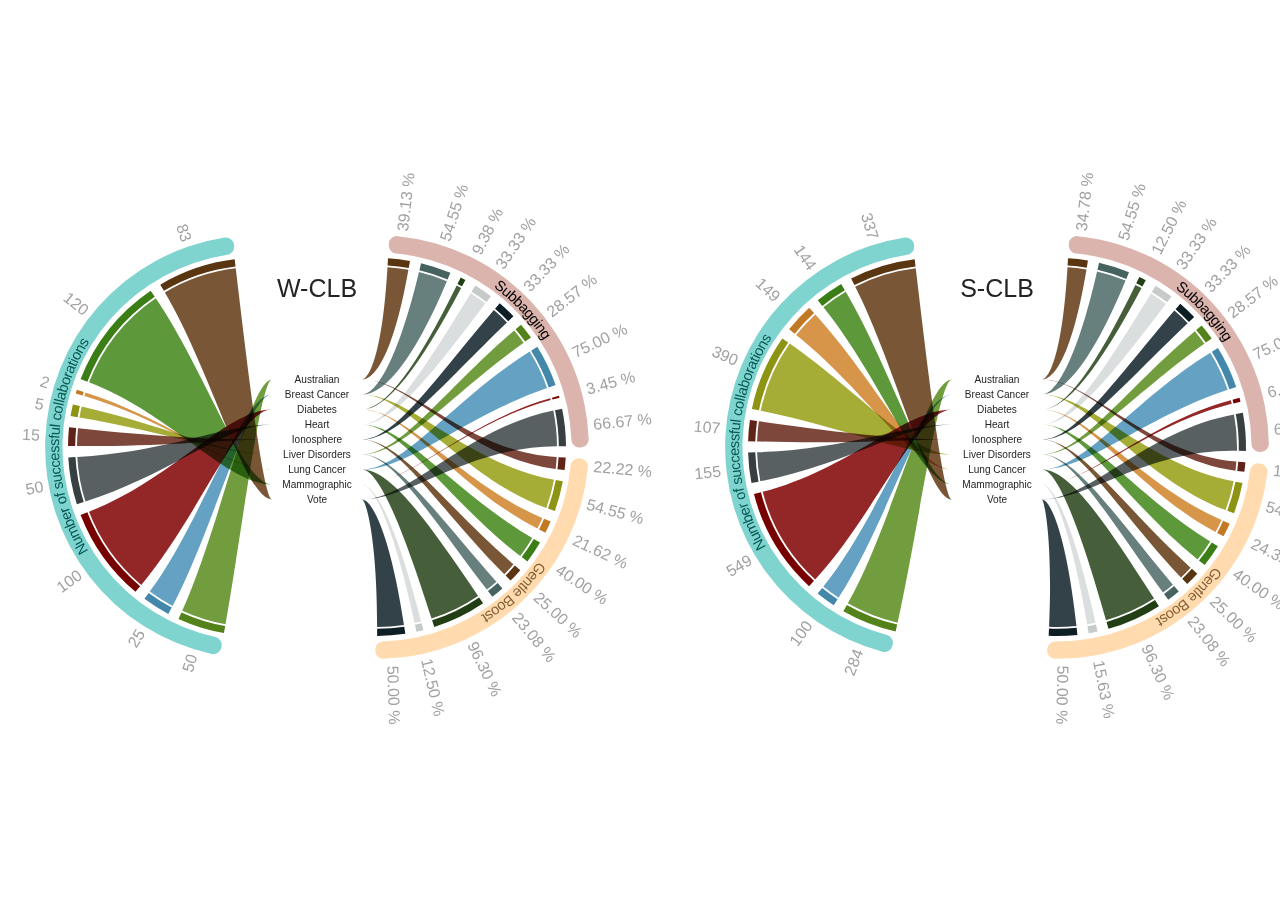
<file: index.html>
<!DOCTYPE html>
	<head>
		<title>Chord diagrams</title>
		
		<!-- jQuery -->
		<script src="chord-wclb/jquery-3.1.0.min.js"></script>
		
		<style>
			.centered-content {
				width: 1360px;
				height: 100%;

				position:absolute; /*it can be fixed too*/
				left:0; right:0;
				top:0; bottom:0;
				margin:auto;

				/*this to solve "the content will not be cut when the window is smaller than the content": */
				overflow:auto;
				height: 580px;
				line-height: 90px;
			}
			iframe { overflow:hidden; }
			table {  
				border-collapse: collapse;
			}
			th, td {
				padding: 0px;
			}
		</style>
	</head>
	<body>
		<div class="centered-content">
			<table style="height: 580px; width:100%;" align="center">
				<tr>
					<td>
						<iframe id="chord-wclb" style="border-style: none; height: 99%; width: 100%; margin-top: 5%; margin-bottom: 0%;" src="index_wclb.html" scrolling="no"></iframe>
					</td>
					<td>
						<iframe id="chord-sclb" style="border-style: none; height: 99%; width: 100%; margin-top: 5%; margin-bottom: 0%;" src="index_sclb.html" scrolling="no"></iframe>
					</td>
				</tr>
			</table>		
		</div>
	</body>
</html>
</file>
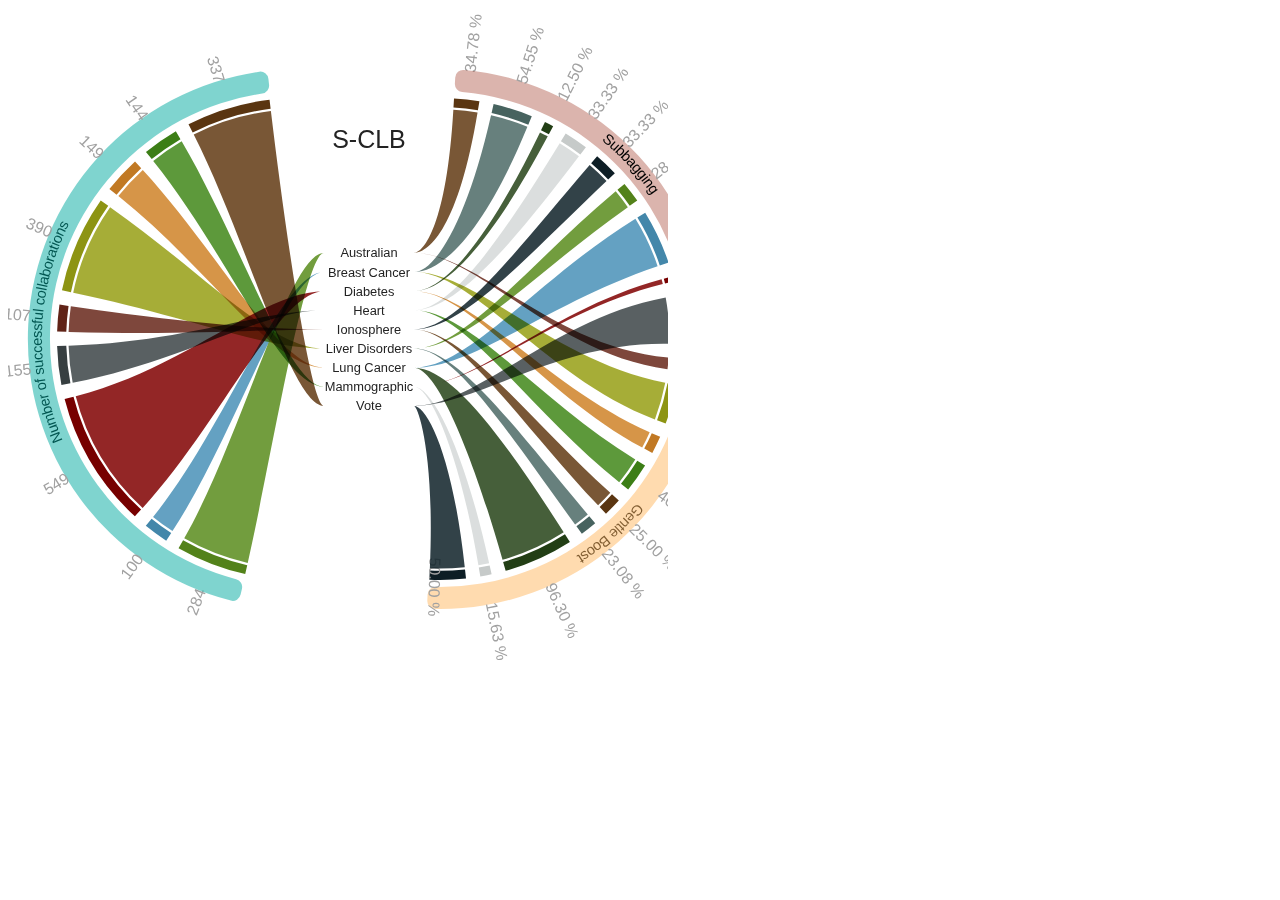
<file: index_sclb.html>
<!DOCTYPE html>
	<head>
	    <meta http-equiv="Content-Type" content="text/html; charset=UTF-8">
	    <meta http-equiv="X-UA-Compatible" content="IE=edge">
	    <meta name="viewport" content="width=device-width, initial-scale=1">

	    <title>The words of LotR</title>
	    <meta name="author" content="Nadieh Bremer">
	    <meta name="description" content="Data Sketches - July - Movies - Nadieh - The words in LotR">
	    <meta name="keywords" content="data, visualization, visualisation, data visualization, data visualisation, information, information visualization, information visualisation, dataviz, datavis, infoviz, infovis, collaboration, data art">
		
		<!-- Google fonts -->
		<link href="https://fonts.googleapis.com/css?family=Macondo+Swash+Caps|Macondo" rel="stylesheet">
		<link href="https://fonts.googleapis.com/css?family=Cormorant:300,400" rel="stylesheet">
		
		<!-- Styling -->
		<link href="chord-sclb/style.css" rel="stylesheet">
		
		<!-- D3 v4 -->
		<script src="chord-sclb/d3.js"></script>
		
		<!-- Custom "chord" and "ribbon" functions -->
		<script src="chord-sclb/loom.js"></script>
		<script src="chord-sclb/string.js"></script>
		
		<!-- jQuery -->
		<script src="chord-sclb/jquery-3.1.0.min.js"></script>
	</head>
	<body>
		
		<div id="lotr-chart" style="position: absolute;"></div>
		
		<script src="chord-sclb/script.js"></script>
		<script>
			$('svg').first().attr("width", 660);
		</script>
	</body>
</html>
</file>
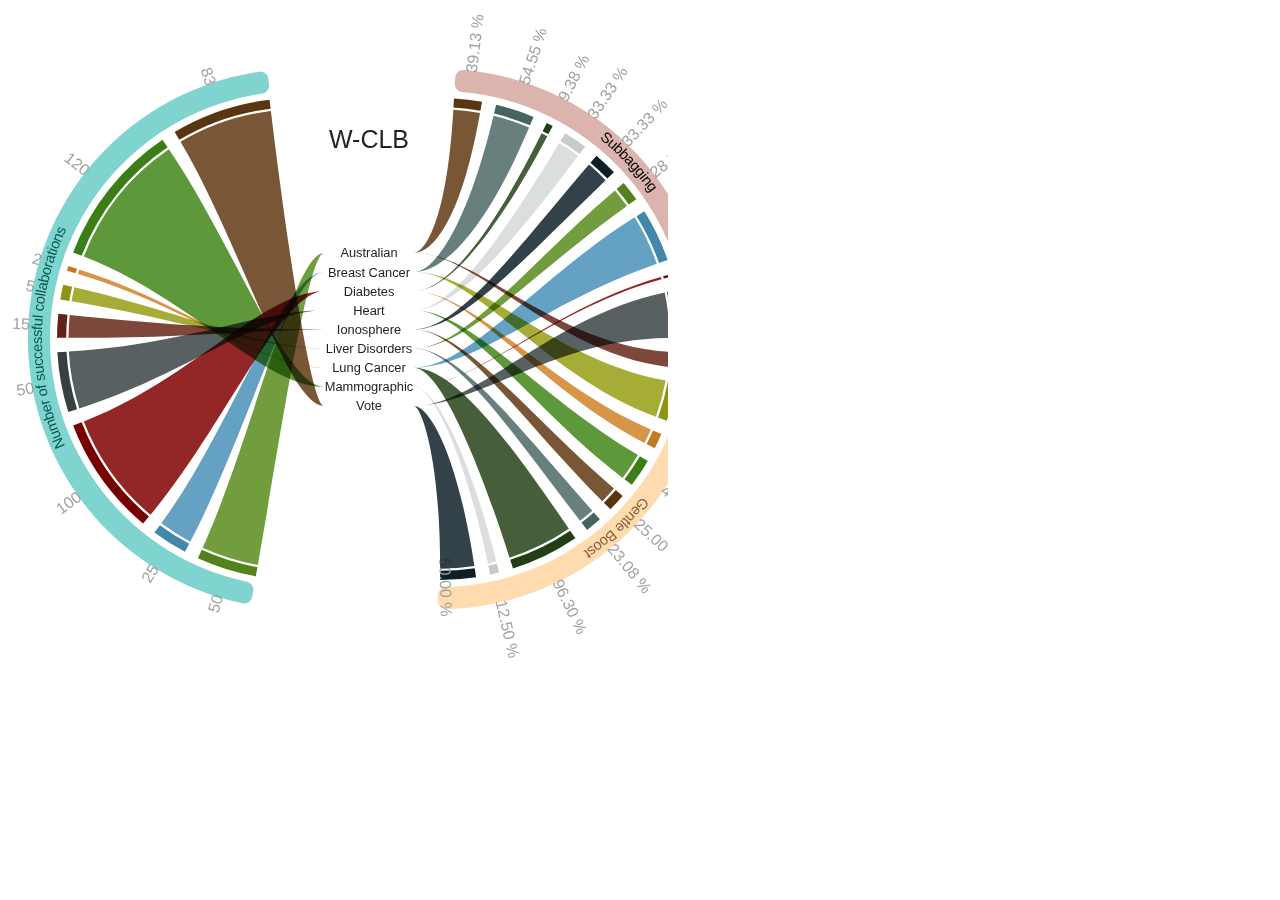
<file: index_wclb.html>
<!DOCTYPE html>
	<head>
	    <meta http-equiv="Content-Type" content="text/html; charset=UTF-8">
	    <meta http-equiv="X-UA-Compatible" content="IE=edge">
	    <meta name="viewport" content="width=device-width, initial-scale=1">

	    <title>The words of LotR</title>
	    <meta name="author" content="Nadieh Bremer">
	    <meta name="description" content="Data Sketches - July - Movies - Nadieh - The words in LotR">
	    <meta name="keywords" content="data, visualization, visualisation, data visualization, data visualisation, information, information visualization, information visualisation, dataviz, datavis, infoviz, infovis, collaboration, data art">
		
		<!-- Google fonts -->
		<link href="https://fonts.googleapis.com/css?family=Macondo+Swash+Caps|Macondo" rel="stylesheet">
		<link href="https://fonts.googleapis.com/css?family=Cormorant:300,400" rel="stylesheet">
		
		<!-- Styling -->
		<link href="chord-wclb/style.css" rel="stylesheet">
		
		<!-- D3 v4 -->
		<script src="chord-wclb/d3.js"></script>
		
		<!-- Custom "chord" and "ribbon" functions -->
		<script src="chord-wclb/loom.js"></script>
		<script src="chord-wclb/string.js"></script>
		
		<!-- jQuery -->
		<script src="chord-wclb/jquery-3.1.0.min.js"></script>
	</head>
	<body>
		
		<div id="lotr-chart" style="position: absolute;"></div>
		
		<script src="chord-wclb/script.js"></script>
		<script>
			$('svg').first().attr("width", 660);
		</script>
	</body>
</html>
</file>
<file: chord-sclb/style.css>
html { 
	font-size: 62.5%;
	font-family:  		Arial !important;
} 



.lotr-content-wrapper {
	max-width: 900px;
	margin: 0 auto;
}

#lotr-title {
	font-size: 42px;
	font-weight: 300;
	margin: 40px 30px 0px 30px;
	color: #272727;
}

#lotr-subtitle {
	font-size: 14px;
	color: #b1b1b1;
	margin: 0px 30px 20px 30px;
	font-weight: 300;
}

#lotr-intro {
	font-size: 16px;
	margin: 0px 30px 10px 30px;
	max-width: 800px;
}

#lotr-note {
	font-size: 14px;
	margin: 0px 30px 10px 30px;
	max-width: 800px;
	color: #b1b1b1;
	font-weight: 300;
}

#lotr-chart {
	text-align: center;
}

#lotr-credit {
	font-size: 14px;
	margin: 10px 30px 5px 30px;
}

#lotr-sources {
	font-size: 11px;
	max-width: 300px;
	margin: 15px 30px 5px 30px;
	color: #9e9e9e;
	font-weight: 300;
	padding-bottom: 20px;
}

a:hover {
  	text-decoration: none;
  	border-bottom: 1px solid black;
}

a, a:link, a:visited, a:active {
	text-decoration: none;
  	color: black;
  	border-bottom: 1px dotted rgba(0, 0, 0, .5);
}

.MiddleEarth {
	font-family: Arial, cursive;
	color: #53821a;
}

/*--- chart ---*/

.name-title {
	font-family: Arial , cursive;
	font-size: 1.8rem;
	fill: #232323;
	cursor: default;
	text-anchor: middle;
}

.value-title {
	text-anchor: middle;
	font-size: 1.8rem;
  	fill: #b9b9b9;
}

.character-note {
	text-anchor: middle;
	font-size: 1.4rem;
  	fill: #232323;
/*	font-weight: 300;*/
}
			
.inner-label {
	font-family: Arial, cursive;
	font-size: 1.4rem;
	fill: #232323;
	cursor: default;
}

.outer-label {
	font-family: Arial, cursive;
	font-size: 1.1rem;
	fill: #5f5f5f;
	cursor: default;
}

.outer-label-value {
  	font-size: 1.2rem;
  	fill: #a1a1a1;
}
</file>
<file: chord-wclb/style.css>
html { 
	font-size: 62.5%;
	font-family:  		Arial !important;
} 



.lotr-content-wrapper {
	max-width: 900px;
	margin: 0 auto;
}

#lotr-title {
	font-size: 42px;
	font-weight: 300;
	margin: 40px 30px 0px 30px;
	color: #272727;
}

#lotr-subtitle {
	font-size: 14px;
	color: #b1b1b1;
	margin: 0px 30px 20px 30px;
	font-weight: 300;
}

#lotr-intro {
	font-size: 16px;
	margin: 0px 30px 10px 30px;
	max-width: 800px;
}

#lotr-note {
	font-size: 14px;
	margin: 0px 30px 10px 30px;
	max-width: 800px;
	color: #b1b1b1;
	font-weight: 300;
}

#lotr-chart {
	text-align: center;
}

#lotr-credit {
	font-size: 14px;
	margin: 10px 30px 5px 30px;
}

#lotr-sources {
	font-size: 11px;
	max-width: 300px;
	margin: 15px 30px 5px 30px;
	color: #9e9e9e;
	font-weight: 300;
	padding-bottom: 20px;
}

a:hover {
  	text-decoration: none;
  	border-bottom: 1px solid black;
}

a, a:link, a:visited, a:active {
	text-decoration: none;
  	color: black;
  	border-bottom: 1px dotted rgba(0, 0, 0, .5);
}

.MiddleEarth {
	font-family: Arial, cursive;
	color: #53821a;
}

/*--- chart ---*/

.name-title {
	font-family: Arial , cursive;
	font-size: 1.8rem;
	fill: #232323;
	cursor: default;
	text-anchor: middle;
}

.value-title {
	text-anchor: middle;
	font-size: 1.8rem;
  	fill: #b9b9b9;
}

.character-note {
	text-anchor: middle;
	font-size: 1.4rem;
  	fill: #232323;
/*	font-weight: 300;*/
}
			
.inner-label {
	font-family: Arial, cursive;
	font-size: 1.4rem;
	fill: #232323;
	cursor: default;
}

.outer-label {
	font-family: Arial, cursive;
	font-size: 1.1rem;
	fill: #5f5f5f;
	cursor: default;
}

.outer-label-value {
  	font-size: 1.2rem;
  	fill: #a1a1a1;
}
</file>
